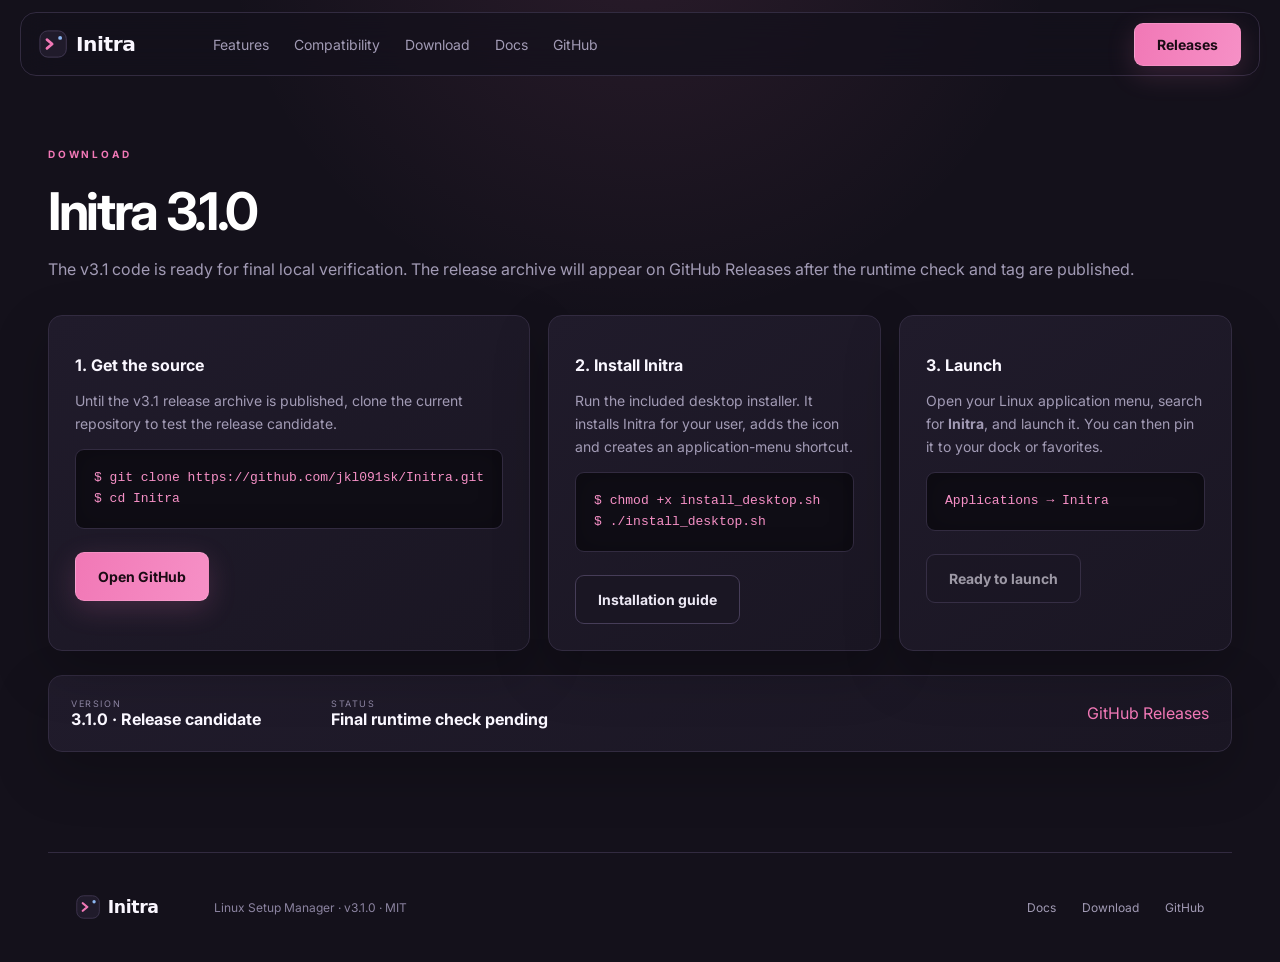
<file: docs/download.html>
<!doctype html><html lang="en"><head><meta charset="utf-8"><meta name="viewport" content="width=device-width,initial-scale=1"><meta name="description" content="Download Initra Linux Setup Manager"><title>Download — Initra</title><link rel="icon" type="image/svg+xml" href="initra-favicon.svg"><link rel="stylesheet" href="style.css"><link rel="stylesheet" href="theme.css"></head><body><header><a class="brand" href="index.html"><img src="initra-logo-horizontal.svg" alt="Initra"></a><nav><a href="index.html#features">Features</a><a href="index.html#compatibility">Compatibility</a><a href="download.html">Download</a><a href="getting-started.html">Docs</a><a href="https://github.com/jkl091sk/Initra">GitHub</a></nav><a class="button small" href="https://github.com/jkl091sk/Initra/releases/latest">Releases</a></header><main class="page"><p class="eyebrow">DOWNLOAD</p><h1>Initra 3.1.0</h1><p class="page-intro">The v3.1 code is ready for final local verification. The release archive will appear on GitHub Releases after the runtime check and tag are published.</p><div class="download-grid"><section class="download-card"><h3>1. Get the source</h3><p>Until the v3.1 release archive is published, clone the current repository to test the release candidate.</p><pre class="terminal">$ git clone https://github.com/jkl091sk/Initra.git
$ cd Initra</pre><a class="button" href="https://github.com/jkl091sk/Initra">Open GitHub</a></section><section class="download-card"><h3>2. Install Initra</h3><p>Run the included desktop installer. It installs Initra for your user, adds the icon and creates an application-menu shortcut.</p><pre class="terminal">$ chmod +x install_desktop.sh
$ ./install_desktop.sh</pre><a class="button secondary" href="getting-started.html">Installation guide</a></section><section class="download-card"><h3>3. Launch</h3><p>Open your Linux application menu, search for <b>Initra</b>, and launch it. You can then pin it to your dock or favorites.</p><pre class="terminal">Applications → Initra</pre><span class="button secondary" style="opacity:.62;pointer-events:none">Ready to launch</span></section></div><div class="versionbar"><div><small>VERSION</small><b>3.1.0 · Release candidate</b></div><div><small>STATUS</small><b>Final runtime check pending</b></div><a href="https://github.com/jkl091sk/Initra/releases/latest">GitHub Releases</a></div></main><footer><img src="initra-logo-horizontal.svg" alt="Initra" style="height:24px"><span>Linux Setup Manager · v3.1.0 · MIT</span><nav><a href="getting-started.html">Docs</a><a href="download.html">Download</a><a href="https://github.com/jkl091sk/Initra">GitHub</a></nav></footer></body></html>
</file>
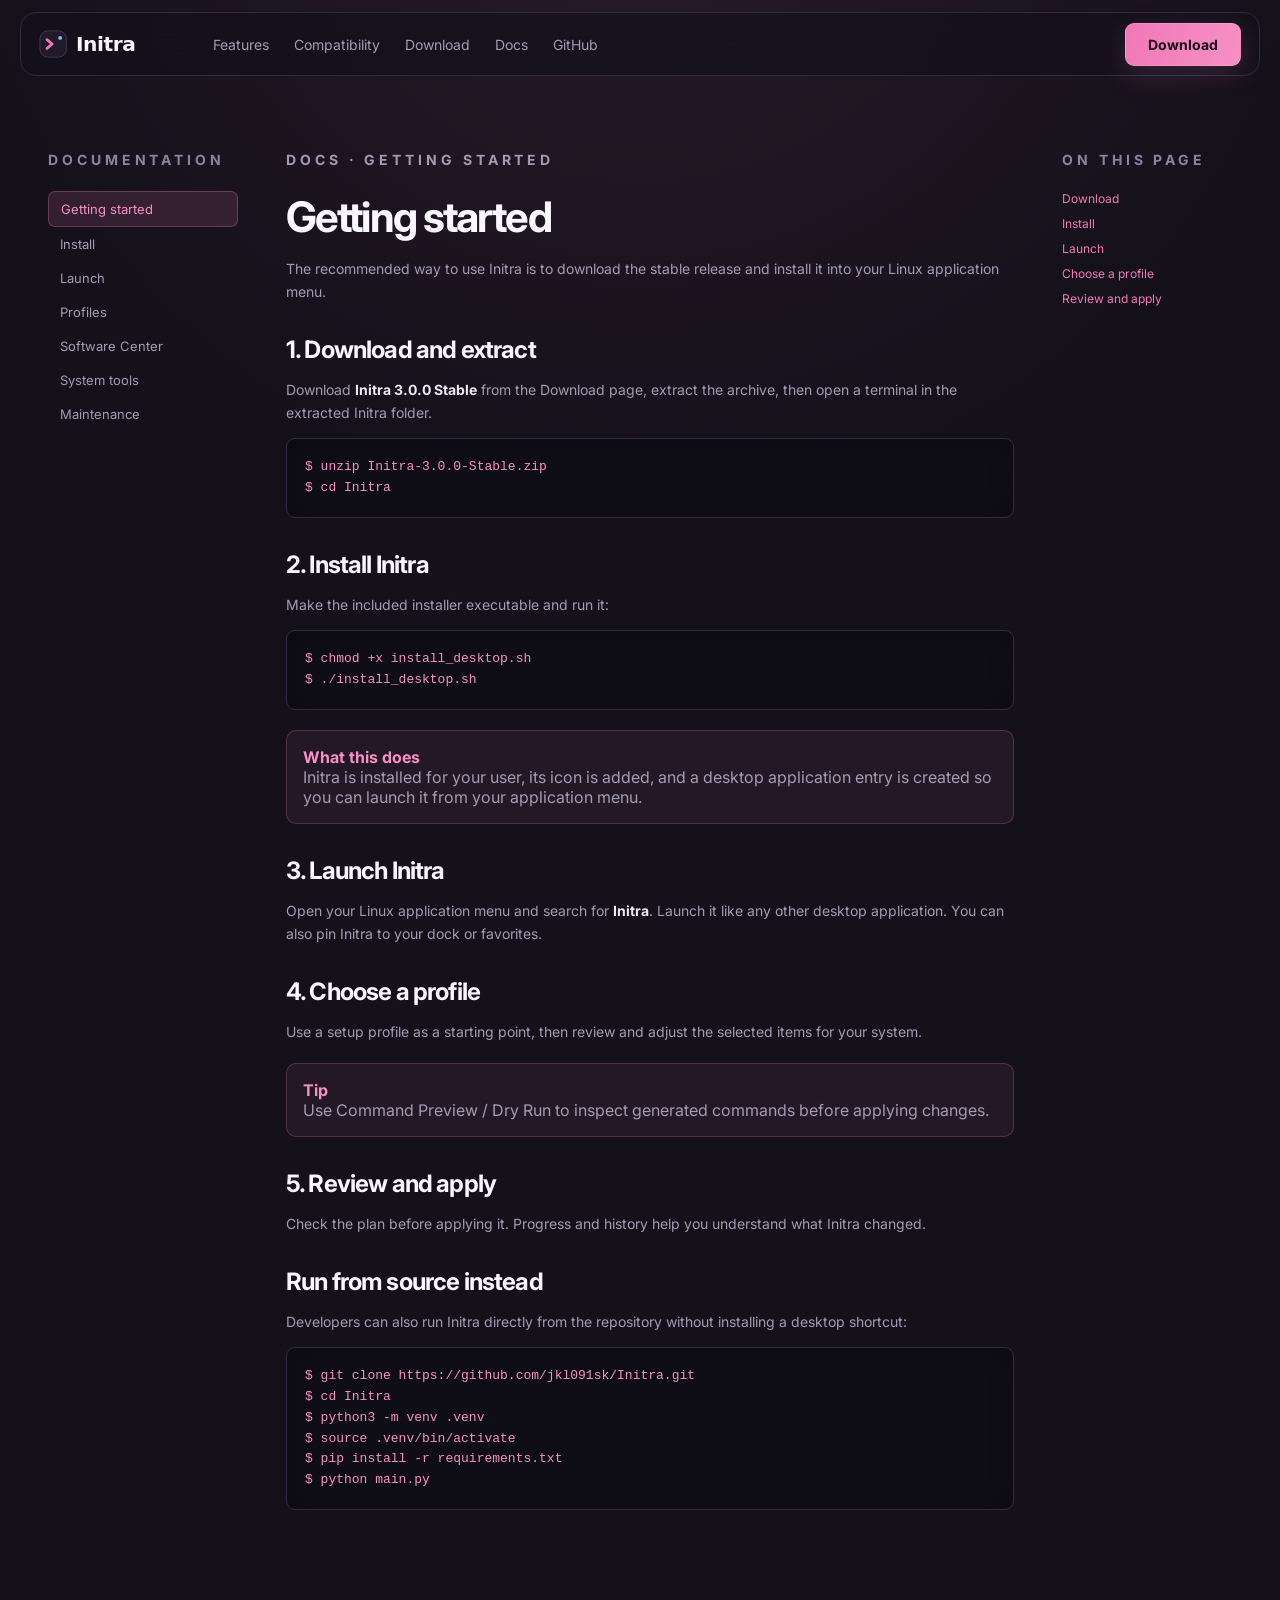
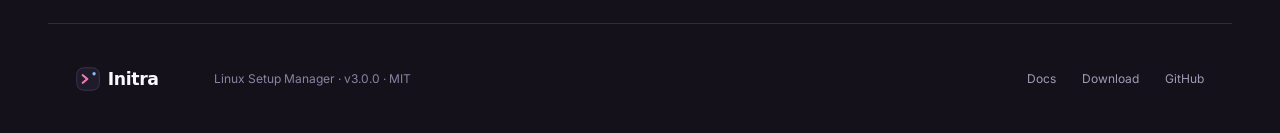
<file: docs/getting-started.html>
<!doctype html><html lang="en"><head><meta charset="utf-8"><meta name="viewport" content="width=device-width,initial-scale=1"><meta name="description" content="Getting started with Initra Linux Setup Manager"><title>Getting Started — Initra Docs</title><link rel="icon" type="image/svg+xml" href="initra-favicon.svg"><link rel="stylesheet" href="style.css"><link rel="stylesheet" href="theme.css"></head><body><header><a class="brand" href="index.html"><img src="initra-logo-horizontal.svg" alt="Initra"></a><nav><a href="index.html#features">Features</a><a href="index.html#compatibility">Compatibility</a><a href="download.html">Download</a><a href="getting-started.html">Docs</a><a href="https://github.com/jkl091sk/Initra">GitHub</a></nav><a class="button small" href="download.html">Download</a></header><main class="page docs"><div class="docs-layout"><aside class="side"><p class="eyebrow">DOCUMENTATION</p><a class="active" href="#start">Getting started</a><a href="#install">Install</a><a href="#launch">Launch</a><a href="#profiles">Profiles</a><a href="index.html#features">Software Center</a><a href="index.html#features">System tools</a><a href="index.html#showcase">Maintenance</a></aside><article><p class="eyebrow">DOCS · GETTING STARTED</p><h1 id="start">Getting started</h1><p>The recommended way to use Initra is to download the stable release and install it into your Linux application menu.</p><h2>1. Download and extract</h2><p>Download <b>Initra 3.0.0 Stable</b> from the Download page, extract the archive, then open a terminal in the extracted Initra folder.</p><pre class="terminal">$ unzip Initra-3.0.0-Stable.zip
$ cd Initra</pre><h2 id="install">2. Install Initra</h2><p>Make the included installer executable and run it:</p><pre class="terminal">$ chmod +x install_desktop.sh
$ ./install_desktop.sh</pre><div class="tip"><b>What this does</b><br><span>Initra is installed for your user, its icon is added, and a desktop application entry is created so you can launch it from your application menu.</span></div><h2 id="launch">3. Launch Initra</h2><p>Open your Linux application menu and search for <b>Initra</b>. Launch it like any other desktop application. You can also pin Initra to your dock or favorites.</p><h2 id="profiles">4. Choose a profile</h2><p>Use a setup profile as a starting point, then review and adjust the selected items for your system.</p><div class="tip"><b>Tip</b><br><span>Use Command Preview / Dry Run to inspect generated commands before applying changes.</span></div><h2 id="review">5. Review and apply</h2><p>Check the plan before applying it. Progress and history help you understand what Initra changed.</p><h2>Run from source instead</h2><p>Developers can also run Initra directly from the repository without installing a desktop shortcut:</p><pre class="terminal">$ git clone https://github.com/jkl091sk/Initra.git
$ cd Initra
$ python3 -m venv .venv
$ source .venv/bin/activate
$ pip install -r requirements.txt
$ python main.py</pre></article><aside class="toc"><p class="eyebrow">ON THIS PAGE</p><a href="#start">Download</a><a href="#install">Install</a><a href="#launch">Launch</a><a href="#profiles">Choose a profile</a><a href="#review">Review and apply</a></aside></div></main><footer><img src="initra-logo-horizontal.svg" alt="Initra" style="height:24px"><span>Linux Setup Manager · v3.0.0 · MIT</span><nav><a href="getting-started.html">Docs</a><a href="download.html">Download</a><a href="https://github.com/jkl091sk/Initra">GitHub</a></nav></footer></body></html>
</file>
<file: docs/style.css>
@import url('https://fonts.googleapis.com/css2?family=Inter:wght@400;500;600;700;800&display=swap');:root{--bg:#fff7fa;--panel:#fff;--ink:#29121d;--muted:#806b74;--pink:#d92f70;--soft:#fde8f0;--line:#edd8e1;--terminal:#2b0c1b}*{box-sizing:border-box}html{scroll-behavior:smooth}body{margin:0;background:var(--bg);color:var(--ink);font-family:Inter,system-ui,sans-serif}a{color:inherit;text-decoration:none}header,main,footer{max-width:1180px;margin:auto}header{height:88px;display:flex;align-items:center;gap:42px;padding:0 28px}.brand{display:flex;align-items:center;gap:9px;color:var(--pink);font-size:20px}.brand img{width:32px;height:32px;object-fit:contain;border-radius:9px}header nav{display:flex;gap:25px;font-size:14px;flex:1}header nav a:hover,footer a:hover{color:var(--pink)}.button{display:inline-flex;align-items:center;justify-content:center;background:var(--pink);color:#fff;border-radius:9px;padding:15px 22px;font-weight:700;font-size:14px;box-shadow:0 8px 25px #d92f7022;transition:.2s}.button:hover{transform:translateY(-2px);box-shadow:0 12px 30px #d92f7033}.button.small{padding:12px 22px}.button.secondary{background:var(--soft);color:var(--pink);border:1px solid #f2ccdc;box-shadow:none}.hero{min-height:510px;display:grid;grid-template-columns:1fr 1fr;gap:70px;align-items:center;padding:70px 28px 35px}.eyebrow{font-size:11px;letter-spacing:.28em;font-weight:700;color:#927580;margin:0 0 20px}.hero h1{font-size:58px;line-height:1.04;letter-spacing:-.045em;margin:0 0 22px}.lead{font-size:17px;line-height:1.75;color:var(--muted);max-width:570px}.actions{display:flex;gap:12px;margin:28px 0 22px}.inline{color:var(--pink);font-size:13px}.card,.grid article,.download-card,.versionbar,.compat-grid article{background:#fff;border:1px solid var(--line);border-radius:14px;box-shadow:0 16px 50px #60243a0c}.demo{padding:20px}.profile-tabs{display:grid;grid-template-columns:1fr 1fr 1fr;gap:8px}.profile-tabs>*{padding:13px;border:1px solid var(--line);border-radius:8px;font-size:12px}.profile-tabs b{background:var(--pink);color:#fff;border-color:var(--pink)}.profile-tabs small{display:block;margin-top:5px;font-weight:400;opacity:.7}.demo ul{list-style:none;padding:8px 0;margin:0}.demo li{padding:10px 3px;border-bottom:1px solid #f3e6eb;font-size:13px}.demo li em{float:right;background:var(--soft);color:var(--pink);border-radius:20px;padding:2px 8px;font-size:10px}.demo pre,.terminal{background:var(--terminal);color:#f8dce8;border-radius:9px;padding:18px;font:13px/1.6 ui-monospace,SFMono-Regular,Menlo,monospace;overflow:auto}.sources{max-width:1124px;margin:5px auto 70px;padding:0;display:flex;gap:10px;align-items:center}.sources span{font-size:10px;letter-spacing:.25em;margin-right:8px}.sources b{font-size:11px;color:var(--pink);background:var(--soft);padding:7px 12px;border-radius:20px}main>section:not(.hero){padding:30px 28px 70px}h2{font-size:34px;letter-spacing:-.035em;margin:0 0 30px}.grid{display:grid;grid-template-columns:repeat(3,1fr);gap:18px}.grid article{padding:26px;min-height:170px;transition:.2s}.grid article:hover{transform:translateY(-4px)}article i{font-style:normal;color:var(--pink);font:11px ui-monospace,monospace}h3{font-size:16px;margin:13px 0 8px}.grid p,.steps p,.download-card p,.docs p{color:var(--muted);font-size:14px;line-height:1.65}.compatibility{border-top:1px solid var(--line)}.compat-intro{max-width:760px;color:var(--muted);font-size:15px;line-height:1.75;margin:-10px 0 28px}.compat-grid{display:grid;grid-template-columns:1fr 1fr;gap:14px}.compat-grid article{padding:20px 22px;display:grid;grid-template-columns:1fr auto;gap:8px 18px;align-items:center}.compat-grid h3{margin:0 0 6px}.compat-grid p{margin:0;color:var(--muted);font-size:12px}.compat-grid article>b{grid-column:2;color:var(--pink);font:700 11px ui-monospace,monospace;background:var(--soft);padding:5px 9px;border-radius:20px;text-align:center}.status{font-size:10px;font-weight:800;text-transform:uppercase;letter-spacing:.08em;border-radius:20px;padding:6px 9px}.status.best{background:#e6f8ed;color:#227a45}.status.supported{background:var(--soft);color:var(--pink)}.compat-note{margin:18px 0 0;background:#fff;border:1px solid var(--line);border-radius:10px;padding:15px 18px;color:var(--muted);font-size:12px;line-height:1.65}.compat-note strong{color:var(--ink)}.steps{display:grid;grid-template-columns:repeat(3,1fr);gap:40px}.steps>div{display:grid;grid-template-columns:42px 1fr;column-gap:12px}.steps b{grid-row:1/3;background:var(--pink);color:#fff;width:36px;height:36px;border-radius:8px;display:grid;place-items:center}.steps h3,.steps p{margin:0}.cta{background:var(--terminal);color:#fff;padding:55px max(28px,calc((100vw - 1124px)/2));display:flex;justify-content:space-between;align-items:center}.cta h2{margin:0 0 10px}.cta p{color:#cdb6c0;margin:0}footer{height:110px;display:flex;align-items:center;gap:25px;padding:0 28px;color:var(--muted);font-size:12px}footer>b{color:var(--pink);font-size:17px}footer nav{margin-left:auto;display:flex;gap:26px}.page{padding:65px 28px 90px}.page h1{font-size:52px;letter-spacing:-.045em;margin:0 0 15px}.page-intro{color:var(--muted);font-size:16px;margin-bottom:36px}.download-grid{display:grid;grid-template-columns:1fr 1fr 1fr;gap:18px}.download-card{padding:26px;min-height:245px}.download-card .button{margin-top:10px}.versionbar{margin-top:24px;padding:22px;display:flex;gap:70px;align-items:center}.versionbar small{display:block;letter-spacing:.18em;color:var(--muted);font-size:9px}.versionbar a{margin-left:auto;color:var(--pink)}.docs-layout{display:grid;grid-template-columns:190px minmax(0,1fr) 170px;gap:48px}.side a{display:block;padding:9px 12px;font-size:13px}.side a.active{background:var(--pink);color:#fff;border-radius:7px}.docs h1{font-size:42px}.docs h2{font-size:24px;margin:32px 0 12px}.tip{background:var(--soft);border:1px solid #f4cedd;border-radius:10px;padding:16px;margin:20px 0}.toc{font-size:12px;color:var(--pink)}.toc a{display:block;margin:10px 0}@media(max-width:800px){header{height:auto;padding:18px 20px;flex-wrap:wrap}header nav{order:3;width:100%;overflow:auto;gap:20px}header>.button{margin-left:auto}.hero{grid-template-columns:1fr;padding-top:45px;gap:35px}.hero h1{font-size:44px}.sources{padding:0 20px;overflow:auto}.grid,.steps,.download-grid,.compat-grid{grid-template-columns:1fr}.cta{align-items:flex-start;gap:25px;flex-direction:column}.docs-layout{grid-template-columns:1fr}.side,.toc{display:none}.page h1{font-size:40px}.versionbar{align-items:flex-start;gap:18px;flex-direction:column}.versionbar a{margin:0}footer{height:auto;padding:30px 20px;flex-wrap:wrap}footer nav{width:100%;margin:0}.actions{flex-wrap:wrap}}
</file>
<file: docs/theme.css>
:root{--bg:#14111B;--bg2:#181420;--panel:#1A1623;--card:#201B2B;--hover:#292335;--ink:#FAF7FF;--text:#EDE9F5;--muted:#A29BB5;--dim:#8B83A0;--pink:#F178B6;--pink2:#F690C6;--blue:#8DB8F2;--line:#322B40;--line2:#463D58;--terminal:#0F0D15}*{box-sizing:border-box}html{scroll-behavior:smooth}body{background:radial-gradient(circle at 50% -10%,rgba(241,120,182,.10),transparent 34%),var(--bg);color:var(--ink);overflow-x:hidden}.ambient{position:fixed;border-radius:50%;filter:blur(120px);opacity:.12;pointer-events:none;z-index:-1;animation:drift 13s ease-in-out infinite alternate}.ambient-one{width:440px;height:440px;background:var(--pink);left:-180px;top:24%}.ambient-two{width:520px;height:520px;background:var(--blue);right:-230px;top:12%;animation-delay:-4s}@keyframes drift{to{transform:translate3d(55px,80px,0) scale(1.12)}}header,.site-header{max-width:1240px;height:64px;margin:12px auto 0;padding:0 18px;background:rgba(20,17,27,.74);border:1px solid var(--line);border-radius:16px;backdrop-filter:blur(18px);position:sticky;top:12px;z-index:30;transition:.35s;animation:navIn .7s ease both}header.scrolled,.site-header.scrolled{background:rgba(20,17,27,.94);box-shadow:0 14px 45px rgba(0,0,0,.35)}@keyframes navIn{from{opacity:0;transform:translateY(-18px)}to{opacity:1;transform:none}}.brand{color:#fff}.brand img{width:auto;height:31px;max-width:132px;border-radius:0;box-shadow:none}.brand b{color:#fff}header nav a,.site-header nav a,footer nav a{color:var(--muted);transition:.2s}header nav a:hover,.site-header nav a:hover,footer nav a:hover{color:var(--pink2)}.button{position:relative;overflow:hidden;background:linear-gradient(105deg,var(--pink),var(--pink2));color:#1A0B14;border:1px solid rgba(255,255,255,.14);border-radius:9px;box-shadow:0 8px 28px rgba(241,120,182,.18);transition:transform .22s,box-shadow .22s,border-color .22s}.button:hover{transform:translateY(-2px);box-shadow:0 13px 34px rgba(241,120,182,.25),0 0 28px rgba(246,144,198,.12)}.button:active{transform:translateY(0) scale(.98)}.button.secondary{background:var(--panel);color:var(--text);border:1px solid var(--line2);box-shadow:none}.button.secondary:hover{border-color:rgba(241,120,182,.55);box-shadow:0 0 24px rgba(241,120,182,.08)}.shine:after{content:"";position:absolute;inset:-80% auto -80% -40%;width:28%;background:linear-gradient(90deg,transparent,rgba(255,255,255,.55),transparent);transform:rotate(18deg);animation:shine 4.5s ease-in-out infinite}@keyframes shine{0%,68%{left:-45%}88%,100%{left:130%}}main{max-width:1240px}.hero{min-height:650px;grid-template-columns:.9fr 1.1fr;gap:65px;padding:105px 28px 70px}.hero h1{font-size:68px;color:#fff}.hero h1 span,.cta h2 span{background:linear-gradient(90deg,var(--pink),var(--pink2),var(--blue));-webkit-background-clip:text;background-clip:text;color:transparent}.lead{color:var(--muted);font-size:16px}.eyebrow{color:var(--pink);font-size:10px}.micro{color:var(--dim);font-size:12px}.app-shot{position:relative;background:var(--terminal);border:1px solid var(--line2);border-radius:14px;padding:7px;box-shadow:0 28px 70px rgba(0,0,0,.42),0 0 55px rgba(241,120,182,.09);overflow:hidden}.app-shot:after{content:"";position:absolute;inset:0;pointer-events:none;box-shadow:inset 0 0 35px rgba(241,120,182,.04)}.app-shot img{display:block;width:100%;border-radius:9px}.hero-shot{animation:float 6s ease-in-out infinite}@keyframes float{50%{transform:translateY(-6px)}}.compat-strip{text-align:center;border-top:1px solid var(--line);border-bottom:1px solid var(--line);padding-top:55px!important}.compat-strip h2{font-size:25px}.distro-row{display:flex;flex-wrap:wrap;justify-content:center;gap:10px}.distro-row span{background:rgba(32,27,43,.82);border:1px solid var(--line);color:var(--muted);border-radius:999px;padding:10px 16px;font-size:12px;transition:.25s}.distro-row span:hover{color:#fff;border-color:rgba(241,120,182,.5);transform:translateY(-2px);box-shadow:0 0 22px rgba(241,120,182,.09)}main>section:not(.hero){padding:75px 28px}.grid article,.profile-grid article,.ui-preview,.open-source{background:linear-gradient(145deg,rgba(32,27,43,.96),rgba(26,22,35,.98));border:1px solid var(--line);box-shadow:none}.feature-grid article{min-height:160px}.grid article:hover,.profile-grid article:hover{transform:translateY(-6px);border-color:rgba(241,120,182,.55);box-shadow:0 16px 40px rgba(0,0,0,.25),0 0 28px rgba(241,120,182,.08)}article i{color:var(--pink)}.grid p,.steps p,.showcase-copy p,.profile-grid p,.open-source p{color:var(--muted)}h2{font-size:40px}.center{text-align:center}.section-lead{max-width:650px;margin:-18px auto 50px;color:var(--muted);line-height:1.7}.showcase{border-top:1px solid var(--line)}.showcase-row{display:grid;grid-template-columns:.75fr 1.25fr;gap:70px;align-items:center;margin:80px 0}.showcase-row.reverse{grid-template-columns:1.25fr .75fr}.showcase-row.reverse .showcase-copy{order:2}.showcase-copy span{color:var(--pink);font-size:10px;letter-spacing:.18em;font-weight:800}.showcase-copy h3{font-size:29px;line-height:1.1;margin:14px 0}.showcase-copy p{line-height:1.75}.ui-preview{padding:22px;border-radius:14px;min-height:280px;box-shadow:0 25px 60px rgba(0,0,0,.25)}.ui-preview>b{font-size:22px}.ui-preview>small{display:block;color:var(--muted);margin:5px 0 20px}.ui-preview>div{margin:9px 0;padding:12px 14px;background:var(--panel);border:1px solid var(--line);border-radius:8px;color:var(--muted);font-size:13px}.ui-preview div strong{color:var(--text);margin-left:12px}.software-preview>div{display:flex;align-items:center;justify-content:space-between;gap:16px;min-height:38px}.software-preview>div button{float:none;flex:0 0 auto;margin-left:auto;background:var(--pink);color:#1A0B14;border:0;border-radius:6px;padding:5px 11px;min-width:62px;font-weight:800;line-height:1.2}.toggles div em{float:right;width:20px;height:20px;border:1px solid var(--line2);border-radius:4px}.toggles div em.on{background:var(--pink);border-color:var(--pink)}.maintenance-preview .big{font-size:40px;color:#fff;display:block;margin-top:20px}.maintenance-preview div em{float:right;color:var(--pink2);font-style:normal}.terminal-preview pre{background:var(--terminal);border:1px solid var(--line);border-radius:9px;padding:20px;color:var(--pink2);line-height:1.8;overflow:auto}.profile-grid{display:grid;grid-template-columns:repeat(4,1fr);gap:14px}.profile-grid article{padding:22px;border-radius:13px;transition:.25s}.profile-grid article i{font-size:20px}.profile-grid article a{display:inline-block;color:var(--pink);font-size:12px;margin-top:14px}.steps{gap:14px}.steps>div{background:linear-gradient(145deg,var(--card),var(--panel));border:1px solid var(--line);border-radius:13px;padding:22px;display:block}.steps b{background:transparent;color:var(--pink);font-size:28px;width:auto;height:auto;display:block;margin-bottom:18px}.open-source{display:grid;grid-template-columns:1fr 1fr;gap:70px;border-radius:16px;margin-bottom:80px}.license{display:inline-block;margin-top:12px;color:var(--pink2);border:1px solid rgba(241,120,182,.34);border-radius:99px;padding:7px 12px;font-size:11px}.source-links a{display:grid;grid-template-columns:1fr auto;gap:5px;padding:17px 4px;border-bottom:1px solid var(--line);transition:.2s}.source-links a:hover{padding-left:8px;color:var(--pink)}.source-links small{grid-column:1;color:var(--muted)}.source-links span{grid-column:2;grid-row:1/3;align-self:center}.page{padding:72px 28px 100px}.page h1,.docs h1{color:#fff}.page-intro,.docs p{color:var(--muted)}.download-grid{gap:18px}.download-card,.versionbar{background:linear-gradient(145deg,var(--card),var(--panel))!important;color:var(--ink);border:1px solid var(--line)!important;box-shadow:0 20px 55px rgba(0,0,0,.22)!important}.download-card h3,.versionbar b{color:var(--ink)}.download-card p{color:var(--muted)}.download-card .terminal,.docs .terminal{background:var(--terminal);color:var(--pink2);border:1px solid var(--line);box-shadow:inset 0 0 25px rgba(0,0,0,.22)}.versionbar small{color:var(--dim)}.versionbar a{color:var(--pink)}.docs-layout{gap:48px}.side{position:sticky;top:105px;align-self:start}.side .eyebrow,.toc .eyebrow{color:var(--dim)}.side a{color:var(--muted);border-radius:7px;transition:.2s}.side a:hover{color:#fff;background:var(--card)}.side a.active{background:rgba(241,120,182,.14);color:var(--pink2);border:1px solid rgba(241,120,182,.3)}.docs article h1,.docs article h2{color:var(--ink)}.docs article b{color:var(--text)}.toc a{color:var(--pink)}.toc a:hover{color:#fff}.tip{background:rgba(241,120,182,.08)!important;border:1px solid rgba(241,120,182,.24)!important;color:var(--muted)}.tip b{color:var(--pink2)!important}.tip span{color:var(--muted)}.cta{max-width:1184px;margin:0 auto 55px;padding:55px 60px;border-radius:18px;background:radial-gradient(circle at 10% 110%,rgba(241,120,182,.26),transparent 38%),radial-gradient(circle at 92% 0%,rgba(141,184,242,.18),transparent 40%),var(--panel);border:1px solid var(--line);box-shadow:0 30px 80px rgba(0,0,0,.35)}.cta h2{font-size:40px}.cta .actions{margin:0}.cta .button.secondary{color:#fff}footer{max-width:1184px;border-top:1px solid var(--line);color:var(--dim)}footer>b{color:var(--pink)}.reveal{opacity:0;transform:translateY(24px);transition:opacity .75s ease,transform .75s cubic-bezier(.2,.7,.2,1)}.reveal.visible{opacity:1;transform:none}::selection{background:var(--pink);color:#1A0B14}@media(max-width:900px){.hero{grid-template-columns:1fr;min-height:auto}.hero h1{font-size:52px}.showcase-row,.showcase-row.reverse{grid-template-columns:1fr;gap:28px}.showcase-row.reverse .showcase-copy{order:0}.profile-grid{grid-template-columns:1fr 1fr}.open-source{grid-template-columns:1fr;gap:30px}header,.site-header{margin:8px 10px 0}.cta{margin:0 15px 35px;padding:40px 28px}}@media(max-width:600px){.hero h1{font-size:43px}.profile-grid{grid-template-columns:1fr}header nav,.site-header nav{display:none}header,.site-header{flex-wrap:nowrap}.cta h2{font-size:31px}.showcase-copy h3{font-size:24px}}@media(prefers-reduced-motion:reduce){*,*:before,*:after{animation:none!important;transition:none!important;scroll-behavior:auto!important}.reveal{opacity:1;transform:none}}
</file>
